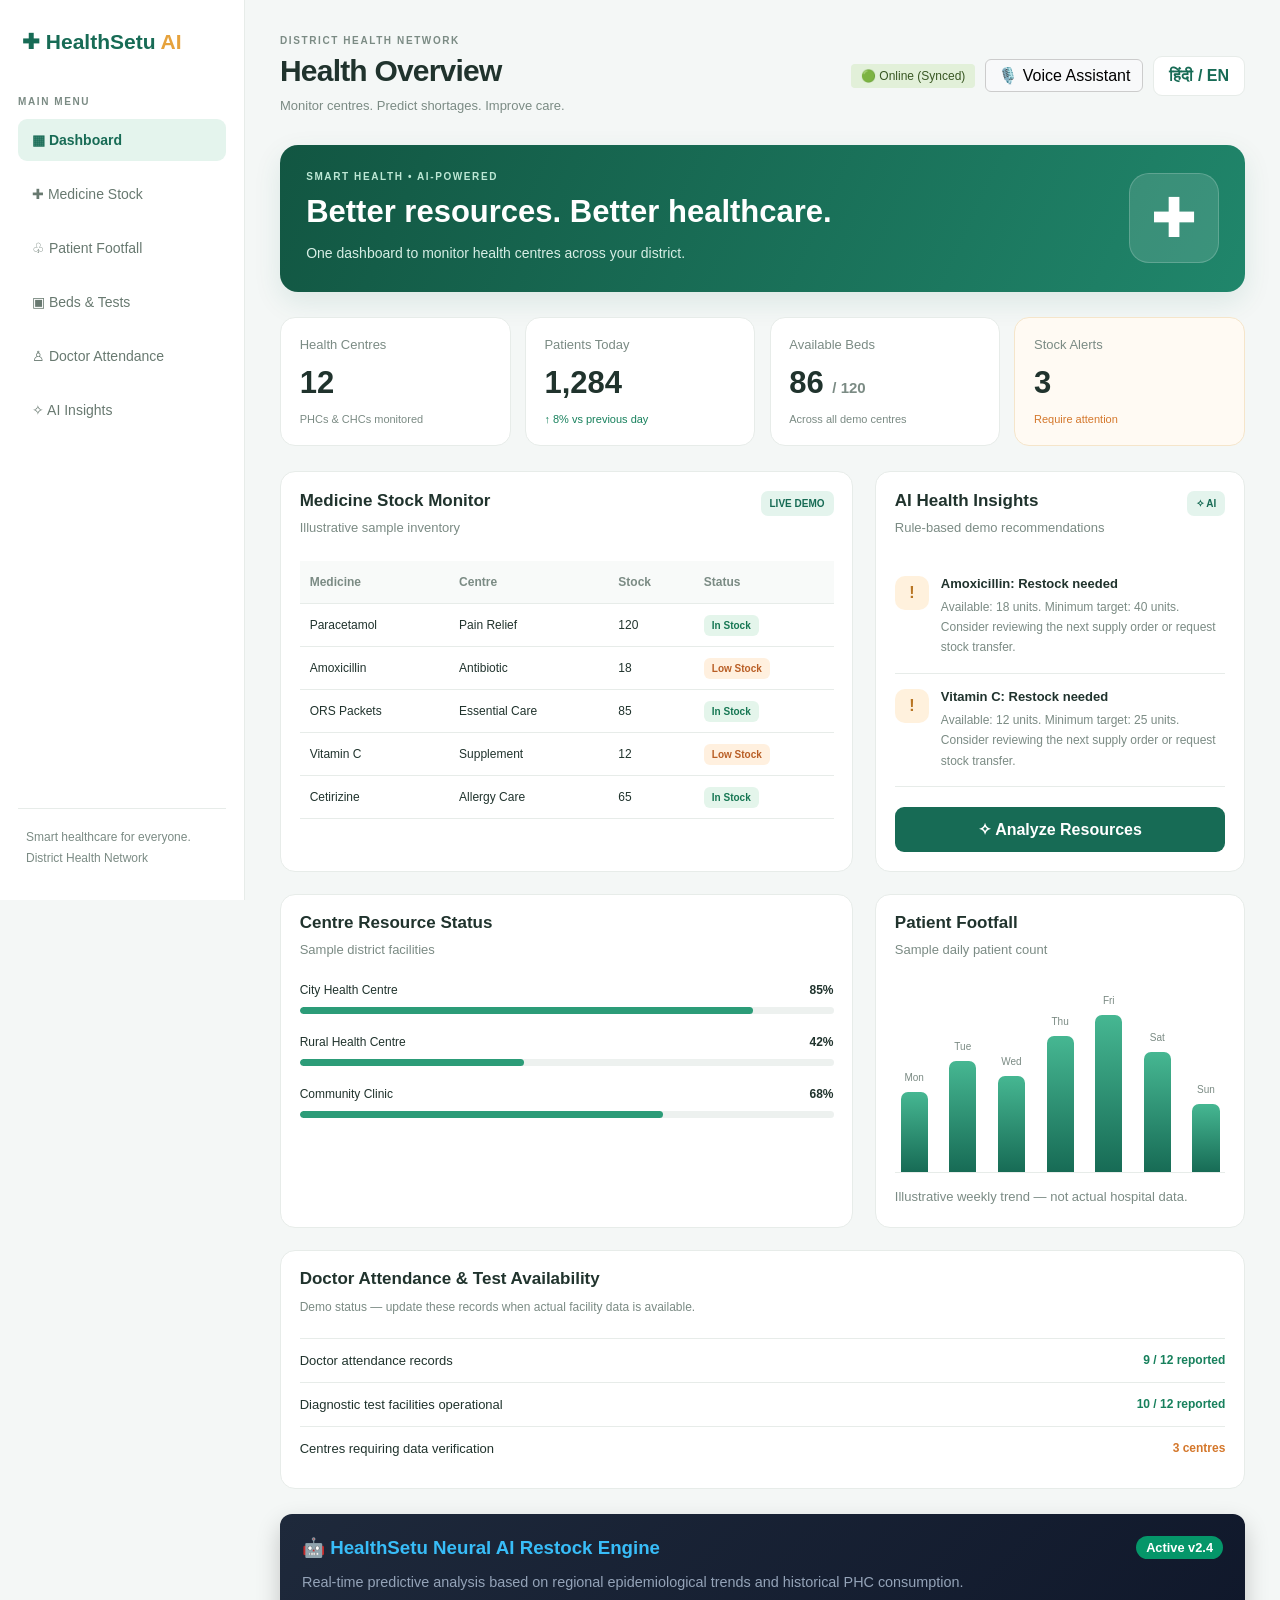
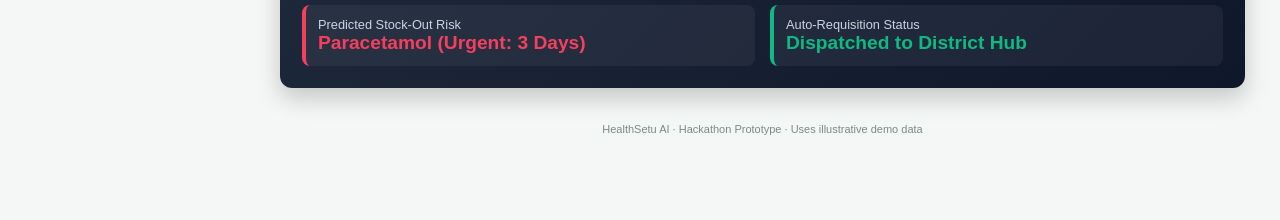
<file: index.html>
<!DOCTYPE html>
<html lang="en">
<head>
  <meta charset="UTF-8">
  <meta name="viewport" content="width=device-width, initial-scale=1.0">
<meta name="description" content="HealthSetu AI - Smart Health Centre & Supply Chain Management System for PHCs & CHCs">
<meta name="theme-color" content="#176b55">
<meta http-block="Content-Security-Policy" content="default-src 'self' 'unsafe-inline' https://cdn.jsdelivr.net;">

  <title>HealthSetu AI | Smart Health Management</title>
  <link rel="stylesheet" href="PW.css">
</head>
<body>
  <aside class="sidebar">
    <h2>✚ HealthSetu <span>AI</span></h2>
    <p class="side-label" data-i18n="mainMenu">MAIN MENU</p>
    <a class="active" href="#dashboard" data-i18n="dashboard">▦ Dashboard</a>
    <a href="#medicines" data-i18n="medicineStock">✚ Medicine Stock</a>
    <a href="#patients" data-i18n="patientFootfall">♧ Patient Footfall</a>
    <a href="#resources" data-i18n="bedsTests">▣ Beds & Tests</a>
    <a href="#doctors" data-i18n="doctorAttendance">♙ Doctor Attendance</a>
    <a href="#insights" data-i18n="aiInsights">✧ AI Insights</a>
    <div class="side-bottom" data-i18n="sideFooter">Smart healthcare for everyone.<br>District Health Network</div>
  </aside>

  <main id="dashboard">
    <header>
      <div>
        <p class="eyebrow" data-i18n="districtHeader">DISTRICT HEALTH NETWORK</p>
        <h1 data-i18n="overviewHeading">Health Overview</h1>
        <p class="muted" data-i18n="overviewSub">Monitor centres. Predict shortages. Improve care.</p>
      </div>
      <div style="display: flex; gap: 10px; align-items: center;">
        <span id="offlineStatus" style="font-size: 12px; padding: 5px 10px; background: #e2f0d9; color: #385723; border-radius: 4px;" data-i18n="offlineText">🟢 Online (Synced)</span>
        <button id="voiceBtn" style="padding: 6px 12px; border-radius: 6px; border: 1px solid #ccc; background: #f8f9fa; cursor: pointer;">🎙️ <span data-i18n="voiceBtnText">Voice Assistant</span></button>
        <button id="languageBtn">हिंदी / EN</button>
      </div>
    </header>

    <section class="welcome">
      <div>
        <p class="eyebrow light" data-i18n="bannerEyebrow">SMART HEALTH • AI-POWERED</p>
        <h2 data-i18n="bannerTitle">Better resources. Better healthcare.</h2>
        <p data-i18n="bannerSub">One dashboard to monitor health centres across your district.</p>
      </div>
      <div class="welcome-icon">✚</div>
    </section>

    <section class="stats">
      <article class="stat-card">
        <p data-i18n="statCentres">Health Centres</p><h2 id="centreCount">12</h2>
        <small data-i18n="statCentresSub">PHCs & CHCs monitored</small>
      </article>
      <article class="stat-card">
        <p data-i18n="statPatients">Patients Today</p><h2>1,284</h2>
        <small class="positive" data-i18n="statPatientsSub">↑ 8% vs previous day</small>
      </article>
      <article class="stat-card">
        <p data-i18n="statBeds">Available Beds</p><h2>86 <span>/ 120</span></h2>
        <small data-i18n="statBedsSub">Across all demo centres</small>
      </article>
      <article class="stat-card warning-card">
        <p data-i18n="statAlerts">Stock Alerts</p><h2 id="alertCount">3</h2>
        <small class="negative" data-i18n="statAlertsSub">Require attention</small>
      </article>
    </section>

    <section class="content-grid">
      <article class="panel" id="medicines">
        <div class="panel-heading">
          <div><h3 data-i18n="medMonitorTitle">Medicine Stock Monitor</h3>
          <p data-i18n="medMonitorSub">Illustrative sample inventory</p></div>
          <span class="tag" data-i18n="liveDemoTag">LIVE DEMO</span>
        </div>
        <div class="table-wrap">
          <table>
            <thead><tr><th data-i18n="thMedicine">Medicine</th><th data-i18n="thCentre">Centre</th><th data-i18n="thStock">Stock</th><th data-i18n="thStatus">Status</th></tr></thead>
            <tbody id="medicineTable"></tbody>
          </table>
        </div>
      </article>

      <article class="panel" id="insights">
        <div class="panel-heading">
          <div><h3 data-i18n="aiInsightsTitle">AI Health Insights</h3>
          <p data-i18n="aiInsightsSub">Rule-based demo recommendations</p></div>
          <span class="ai-icon">✧ AI</span>
        </div>
        <div id="aiInsights"></div>
        <button class="primary-btn" id="analyzeBtn">✧ <span data-i18n="analyzeBtnText">Analyze Resources</span></button>
      </article>
    </section>

    <section class="content-grid lower-grid">
      <article class="panel" id="resources">
        <div class="panel-heading"><div><h3 data-i18n="centreStatusTitle">Centre Resource Status</h3>
        <p data-i18n="centreStatusSub">Sample district facilities</p></div></div>
        <div id="centreList"></div>
      </article>
      <article class="panel" id="patients">
        <div class="panel-heading"><div><h3 data-i18n="footfallTitle">Patient Footfall</h3>
        <p data-i18n="footfallSub">Sample daily patient count</p></div></div>
        <div class="footfall">
          <div><span>Mon</span><i style="height:45%"></i></div>
          <div><span>Tue</span><i style="height:62%"></i></div>
          <div><span>Wed</span><i style="height:54%"></i></div>
          <div><span>Thu</span><i style="height:76%"></i></div>
          <div><span>Fri</span><i style="height:88%"></i></div>
          <div><span>Sat</span><i style="height:67%"></i></div>
          <div><span>Sun</span><i style="height:38%"></i></div>
        </div>
        <p class="muted" data-i18n="footfallFootnote">Illustrative weekly trend — not actual hospital data.</p>
      </article>
    </section>

    <section class="panel attendance" id="doctors">
      <h3 data-i18n="docTitle">Doctor Attendance & Test Availability</h3>
      <p data-i18n="docSub">Demo status — update these records when actual facility data is available.</p>
      <div class="status-row"><span data-i18n="docRow1">Doctor attendance records</span><b class="status-ok">9 / 12 reported</b></div>
      <div class="status-row"><span data-i18n="docRow2">Diagnostic test facilities operational</span><b class="status-ok">10 / 12 reported</b></div>
      <div class="status-row"><span data-i18n="docRow3">Centres requiring data verification</span><b class="status-warn">3 centres</b></div>
    </section>
<!-- AI Predictive Stock Restock Simulator -->
<div class="ai-predictive-box" style="background: linear-gradient(135deg, #1e293b, #0f172a); color: white; padding: 22px; border-radius: 12px; margin: 20px 0; box-shadow: 0 10px 25px rgba(0,0,0,0.2); font-family: sans-serif;">
  <div style="display: flex; align-items: center; justify-content: space-between; margin-bottom: 15px;">
    <h3 style="margin: 0; color: #38bdf8; display: flex; align-items: center; gap: 8px;">
      🤖 HealthSetu Neural AI Restock Engine
    </h3>
    <span style="background: #059669; color: white; padding: 4px 10px; border-radius: 20px; font-size: 0.8em; font-weight: bold;">Active v2.4</span>
  </div>
  <p style="color: #94a3b8; font-size: 0.9em; margin-bottom: 15px;">
    Real-time predictive analysis based on regional epidemiological trends and historical PHC consumption.
  </p>
  <div style="display: grid; grid-template-columns: 1fr 1fr; gap: 15px;">
    <div style="background: rgba(255,255,255,0.05); padding: 12px; border-radius: 8px; border-left: 4px solid #f43f5e;">
      <div style="font-size: 0.8em; color: #cbd5e1;">Predicted Stock-Out Risk</div>
      <div style="font-size: 1.2em; font-weight: bold; color: #f43f5e;">Paracetamol (Urgent: 3 Days)</div>
    </div>
    <div style="background: rgba(255,255,255,0.05); padding: 12px; border-radius: 8px; border-left: 4px solid #10b981;">
      <div style="font-size: 0.8em; color: #cbd5e1;">Auto-Requisition Status</div>
      <div style="font-size: 1.2em; font-weight: bold; color: #10b981;">Dispatched to District Hub</div>
    </div>
  </div>
</div>

    <footer data-i18n="footerText">HealthSetu AI · Hackathon Prototype · Uses illustrative demo data</footer>
  </main>

  <script src="PW1.js"></script>
</body>
</html>
</file>
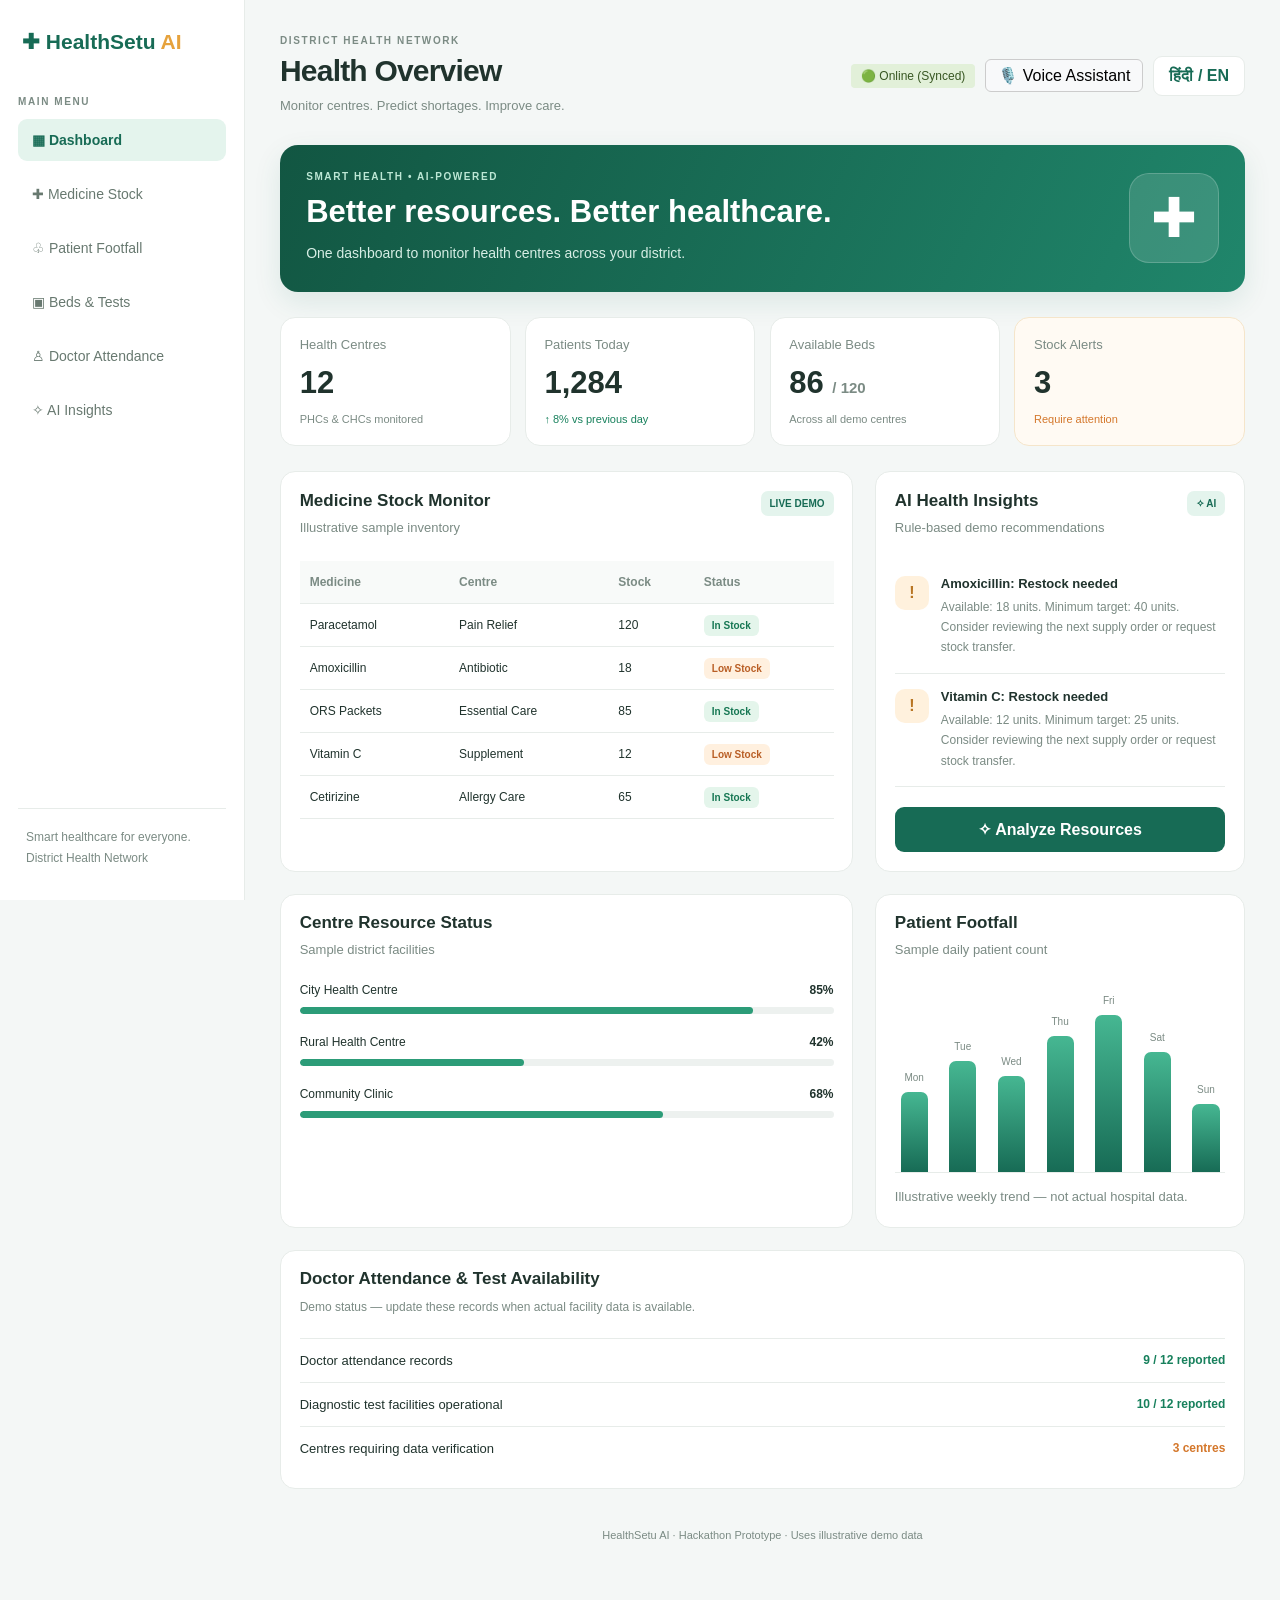
<file: PW1.html>
<!DOCTYPE html>
<html lang="en">
<head>
  <meta charset="UTF-8">
  <meta name="viewport" content="width=device-width, initial-scale=1.0">
  <title>HealthSetu AI | Smart Health Management</title>
  <link rel="stylesheet" href="PW.css">
</head>
<body>
  <aside class="sidebar">
    <h2>✚ HealthSetu <span>AI</span></h2>
    <p class="side-label" data-i18n="mainMenu">MAIN MENU</p>
    <a class="active" href="#dashboard" data-i18n="dashboard">▦ Dashboard</a>
    <a href="#medicines" data-i18n="medicineStock">✚ Medicine Stock</a>
    <a href="#patients" data-i18n="patientFootfall">♧ Patient Footfall</a>
    <a href="#resources" data-i18n="bedsTests">▣ Beds & Tests</a>
    <a href="#doctors" data-i18n="doctorAttendance">♙ Doctor Attendance</a>
    <a href="#insights" data-i18n="aiInsights">✧ AI Insights</a>
    <div class="side-bottom" data-i18n="sideFooter">Smart healthcare for everyone.<br>District Health Network</div>
  </aside>

  <main id="dashboard">
    <header>
      <div>
        <p class="eyebrow" data-i18n="districtHeader">DISTRICT HEALTH NETWORK</p>
        <h1 data-i18n="overviewHeading">Health Overview</h1>
        <p class="muted" data-i18n="overviewSub">Monitor centres. Predict shortages. Improve care.</p>
      </div>
      <div style="display: flex; gap: 10px; align-items: center;">
        <span id="offlineStatus" style="font-size: 12px; padding: 5px 10px; background: #e2f0d9; color: #385723; border-radius: 4px;" data-i18n="offlineText">🟢 Online (Synced)</span>
        <button id="voiceBtn" style="padding: 6px 12px; border-radius: 6px; border: 1px solid #ccc; background: #f8f9fa; cursor: pointer;">🎙️ <span data-i18n="voiceBtnText">Voice Assistant</span></button>
        <button id="languageBtn">हिंदी / EN</button>
      </div>
    </header>

    <section class="welcome">
      <div>
        <p class="eyebrow light" data-i18n="bannerEyebrow">SMART HEALTH • AI-POWERED</p>
        <h2 data-i18n="bannerTitle">Better resources. Better healthcare.</h2>
        <p data-i18n="bannerSub">One dashboard to monitor health centres across your district.</p>
      </div>
      <div class="welcome-icon">✚</div>
    </section>

    <section class="stats">
      <article class="stat-card">
        <p data-i18n="statCentres">Health Centres</p><h2 id="centreCount">12</h2>
        <small data-i18n="statCentresSub">PHCs & CHCs monitored</small>
      </article>
      <article class="stat-card">
        <p data-i18n="statPatients">Patients Today</p><h2>1,284</h2>
        <small class="positive" data-i18n="statPatientsSub">↑ 8% vs previous day</small>
      </article>
      <article class="stat-card">
        <p data-i18n="statBeds">Available Beds</p><h2>86 <span>/ 120</span></h2>
        <small data-i18n="statBedsSub">Across all demo centres</small>
      </article>
      <article class="stat-card warning-card">
        <p data-i18n="statAlerts">Stock Alerts</p><h2 id="alertCount">3</h2>
        <small class="negative" data-i18n="statAlertsSub">Require attention</small>
      </article>
    </section>

    <section class="content-grid">
      <article class="panel" id="medicines">
        <div class="panel-heading">
          <div><h3 data-i18n="medMonitorTitle">Medicine Stock Monitor</h3>
          <p data-i18n="medMonitorSub">Illustrative sample inventory</p></div>
          <span class="tag" data-i18n="liveDemoTag">LIVE DEMO</span>
        </div>
        <div class="table-wrap">
          <table>
            <thead><tr><th data-i18n="thMedicine">Medicine</th><th data-i18n="thCentre">Centre</th><th data-i18n="thStock">Stock</th><th data-i18n="thStatus">Status</th></tr></thead>
            <tbody id="medicineTable"></tbody>
          </table>
        </div>
      </article>

      <article class="panel" id="insights">
        <div class="panel-heading">
          <div><h3 data-i18n="aiInsightsTitle">AI Health Insights</h3>
          <p data-i18n="aiInsightsSub">Rule-based demo recommendations</p></div>
          <span class="ai-icon">✧ AI</span>
        </div>
        <div id="aiInsights"></div>
        <button class="primary-btn" id="analyzeBtn">✧ <span data-i18n="analyzeBtnText">Analyze Resources</span></button>
      </article>
    </section>

    <section class="content-grid lower-grid">
      <article class="panel" id="resources">
        <div class="panel-heading"><div><h3 data-i18n="centreStatusTitle">Centre Resource Status</h3>
        <p data-i18n="centreStatusSub">Sample district facilities</p></div></div>
        <div id="centreList"></div>
      </article>
      <article class="panel" id="patients">
        <div class="panel-heading"><div><h3 data-i18n="footfallTitle">Patient Footfall</h3>
        <p data-i18n="footfallSub">Sample daily patient count</p></div></div>
        <div class="footfall">
          <div><span>Mon</span><i style="height:45%"></i></div>
          <div><span>Tue</span><i style="height:62%"></i></div>
          <div><span>Wed</span><i style="height:54%"></i></div>
          <div><span>Thu</span><i style="height:76%"></i></div>
          <div><span>Fri</span><i style="height:88%"></i></div>
          <div><span>Sat</span><i style="height:67%"></i></div>
          <div><span>Sun</span><i style="height:38%"></i></div>
        </div>
        <p class="muted" data-i18n="footfallFootnote">Illustrative weekly trend — not actual hospital data.</p>
      </article>
    </section>

    <section class="panel attendance" id="doctors">
      <h3 data-i18n="docTitle">Doctor Attendance & Test Availability</h3>
      <p data-i18n="docSub">Demo status — update these records when actual facility data is available.</p>
      <div class="status-row"><span data-i18n="docRow1">Doctor attendance records</span><b class="status-ok">9 / 12 reported</b></div>
      <div class="status-row"><span data-i18n="docRow2">Diagnostic test facilities operational</span><b class="status-ok">10 / 12 reported</b></div>
      <div class="status-row"><span data-i18n="docRow3">Centres requiring data verification</span><b class="status-warn">3 centres</b></div>
    </section>

    <footer data-i18n="footerText">HealthSetu AI · Hackathon Prototype · Uses illustrative demo data</footer>
  </main>

  <script src="PW1.js"></script>
</body>
</html>
</file>
<file: PW.css>
* {
  margin: 0;
  padding: 0;
  box-sizing: border-box;
}

:root {
  --primary: #176b55;
  --primary-light: #e4f4ed;
  --background: #f4f7f6;
  --text: #20332d;
  --muted: #7b8b84;
  --border: #e7ece9;
  --white: #ffffff;
}

body {
  font-family: "Segoe UI", Arial, sans-serif;
  background: var(--background);
  color: var(--text);
  display: flex;
  min-height: 100vh;
}

.sidebar {
  width: 245px;
  min-height: 100vh;
  background: #fff;
  padding: 30px 18px;
  position: fixed;
  top: 0;
  left: 0;
  border-right: 1px solid var(--border);
  display: flex;
  flex-direction: column;
  gap: 12px;
}

.sidebar h2 {
  font-size: 21px;
  margin: 0 0 30px 4px;
  color: var(--primary);
}

.sidebar h2 span {
  color: #e6a23c;
}

.side-label,
.eyebrow {
  font-size: 10px;
  font-weight: 800;
  letter-spacing: 1.6px;
  color: var(--muted);
}

.sidebar a {
  text-decoration: none;
  color: #687970;
  padding: 13px 14px;
  border-radius: 9px;
  font-size: 14px;
  transition: 0.2s;
}

.sidebar a:hover,
.sidebar a.active {
  background: var(--primary-light);
  color: var(--primary);
  font-weight: 700;
}

.side-bottom {
  margin-top: auto;
  padding: 18px 8px 0;
  border-top: 1px solid var(--border);
  color: var(--muted);
  font-size: 12px;
  line-height: 1.8;
}

main {
  margin-left: 245px;
  padding: 35px;
  width: calc(100% - 245px);
  max-width: 1800px;
}

header {
  display: flex;
  justify-content: space-between;
  align-items: center;
  gap: 20px;
  margin-bottom: 28px;
}

h1 {
  font-size: 30px;
  margin: 8px 0;
  letter-spacing: -0.8px;
}

.muted,
.panel-heading p {
  color: var(--muted);
  font-size: 13px;
  line-height: 1.6;
}

button {
  cursor: pointer;
  font: inherit;
}

#languageBtn {
  padding: 10px 15px;
  border: 1px solid var(--border);
  border-radius: 9px;
  background: white;
  color: var(--primary);
  font-weight: 600;
}

.welcome {
  background: linear-gradient(115deg, #125642, #20866b);
  color: white;
  padding: 30px;
  border-radius: 18px;
  display: flex;
  justify-content: space-between;
  align-items: center;
  gap: 20px;
  margin-bottom: 25px;
  box-shadow: 0 10px 28px #176b551b;
}

.welcome h2 {
  font-size: clamp(22px, 3vw, 31px);
  margin: 12px 0;
}

.welcome p:last-child {
  color: #d7eee5;
  font-size: 14px;
  line-height: 1.7;
}

.eyebrow.light {
  color: #bde7d5;
}

.welcome-icon {
  font-size: 55px;
  background: #ffffff20;
  border: 1px solid #ffffff30;
  border-radius: 20px;
  min-width: 90px;
  height: 90px;
  display: grid;
  place-items: center;
}

.stats {
  display: grid;
  grid-template-columns: repeat(4, minmax(0, 1fr));
  gap: 18px;
  margin-bottom: 25px;
}

.stat-card,
.panel {
  background: var(--white);
  border: 1px solid var(--border);
  border-radius: 15px;
  padding: 22px;
  min-width: 0;
}

.stat-card p {
  font-size: 13px;
  color: var(--muted);
}

.stat-card h2 {
  font-size: 31px;
  margin: 13px 0 8px;
}

.stat-card h2 span {
  font-size: 15px;
  color: var(--muted);
}

.stat-card small {
  font-size: 11px;
  color: var(--muted);
}

.positive,
.status-ok {
  color: #17805c !important;
}

.negative,
.status-warn {
  color: #d4772b !important;
}

.warning-card {
  background: #fffaf3;
  border-color: #f5e5ca;
}

.content-grid {
  display: grid;
  grid-template-columns: minmax(0, 1.55fr) minmax(280px, 1fr);
  gap: 22px;
  margin-bottom: 22px;
}

.panel-heading {
  display: flex;
  align-items: flex-start;
  justify-content: space-between;
  gap: 12px;
  margin-bottom: 22px;
}

.panel-heading h3,
.attendance h3 {
  font-size: 17px;
  margin-bottom: 7px;
}

.tag,
.ai-icon {
  font-size: 10px;
  font-weight: 800;
  white-space: nowrap;
  padding: 7px 9px;
  border-radius: 7px;
  background: var(--primary-light);
  color: var(--primary);
}

.table-wrap {
  overflow-x: auto;
}

table {
  border-collapse: collapse;
  width: 100%;
  text-align: left;
  font-size: 12px;
}

th {
  color: var(--muted);
  font-weight: 600;
  background: #f8faf9;
}

th,
td {
  padding: 14px 10px;
  border-bottom: 1px solid var(--border);
  white-space: nowrap;
}

td {
  font-weight: 500;
}

.stock-status {
  padding: 5px 8px;
  border-radius: 6px;
  font-size: 10px;
  font-weight: 700;
}

.stock-low {
  color: #b95e25;
  background: #fff0df;
}

.stock-good {
  color: #167753;
  background: #e4f5eb;
}

.stock-medium {
  color: #8b701a;
  background: #fff6d9;
}

.insight-item {
  display: flex;
  gap: 12px;
  padding: 15px 0;
  border-bottom: 1px solid var(--border);
}

.insight-dot {
  min-width: 34px;
  height: 34px;
  display: grid;
  place-items: center;
  background: #fff1dd;
  color: #b87523;
  border-radius: 10px;
  font-weight: 800;
}

.insight-item h4 {
  font-size: 13px;
  margin-bottom: 6px;
}

.insight-item p {
  font-size: 12px;
  color: var(--muted);
  line-height: 1.7;
}

.primary-btn {
  background: var(--primary);
  color: white;
  border: none;
  border-radius: 9px;
  width: 100%;
  padding: 13px;
  margin-top: 20px;
  font-weight: 700;
}

.primary-btn:hover {
  background: #10513f;
}

.centre-item {
  margin-bottom: 21px;
}

.centre-top {
  display: flex;
  justify-content: space-between;
  gap: 10px;
  font-size: 12px;
  margin-bottom: 10px;
}

.progress-track {
  height: 7px;
  border-radius: 10px;
  background: #edf1ef;
  overflow: hidden;
}

.progress-fill {
  height: 100%;
  border-radius: 10px;
  background: #2c9c78;
}

.footfall {
  height: 190px;
  display: flex;
  align-items: flex-end;
  justify-content: space-around;
  gap: 10px;
  border-bottom: 1px solid var(--border);
  padding: 10px 0 0;
  margin-bottom: 14px;
}

.footfall div {
  flex: 1;
  height: 100%;
  display: flex;
  flex-direction: column;
  justify-content: flex-end;
  align-items: center;
  gap: 9px;
  min-width: 0;
}

.footfall i {
  display: block;
  width: 70%;
  max-width: 34px;
  min-height: 10px;
  border-radius: 7px 7px 0 0;
  background: linear-gradient(#46b792, #176b55);
}

.footfall span {
  color: var(--muted);
  font-size: 10px;
}

.attendance {
  margin-bottom: 25px;
}

.attendance > p {
  font-size: 12px;
  color: var(--muted);
  margin: 8px 0 20px;
  line-height: 1.7;
}

.status-row {
  display: flex;
  justify-content: space-between;
  gap: 12px;
  padding: 14px 0;
  border-top: 1px solid var(--border);
  font-size: 13px;
}

.status-row b {
  font-size: 12px;
}

footer {
  text-align: center;
  color: var(--muted);
  font-size: 11px;
  padding: 15px 0;
}

@media (max-width: 1100px) {
  .stats {
    grid-template-columns: repeat(2, minmax(0, 1fr));
  }

  .content-grid {
    grid-template-columns: 1fr;
  }

  main {
    padding: 25px;
  }
}

@media (max-width: 650px) {
  .sidebar {
    position: static;
    width: 100%;
    min-height: auto;
    padding: 15px;
  }

  .sidebar h2 {
    margin-bottom: 8px;
  }

  .side-label,
  .side-bottom {
    display: none;
  }

  .sidebar a {
    padding: 9px;
  }

  body {
    display: block;
  }

  main {
    margin-left: 0;
    width: 100%;
    padding: 18px;
  }

  header {
    align-items: flex-start;
  }

  h1 {
    font-size: 25px;
  }

  .welcome {
    padding: 22px;
  }

  .welcome-icon {
    display: none;
  }

  .stats {
    gap: 10px;
  }

  .stat-card,
  .panel {
    padding: 15px;
  }

  .stat-card h2 {
    font-size: 25px;
  }

  .status-row {
    font-size: 11px;
  }
}
/* --- Smooth Section Popup & Hover Effect --- */
section, .panel, .ai-predictive-box {
    transition: all 0.4s cubic-bezier(0.16, 1, 0.3, 1);
}

section:hover, .panel:hover {
    transform: translateY(-4px) scale(1.008);
    box-shadow: 0 12px 30px rgba(0, 0, 0, 0.12);
    border-color: #38bdf8 !important;
}

/* Active Pop-up Class triggered via JS */
.section-popup-active {
    animation: popupBounce 0.5s ease forwards;
}

@keyframes popupBounce {
    0% { transform: scale(1); }
    50% { transform: scale(1.02); box-shadow: 0 15px 35px rgba(56, 189, 248, 0.25); }
    100% { transform: scale(1); }
}
/* --- Smooth Section Popup & Hover Highlight Effect --- */
section, .panel, article, .ai-predictive-box {
    transition: all 0.35s cubic-bezier(0.16, 1, 0.3, 1) !important;
    cursor: pointer;
}

section:hover, .panel:hover, article:hover, .ai-predictive-box:hover {
    transform: translateY(-6px) scale(1.01);
    box-shadow: 0 14px 30px rgba(56, 189, 248, 0.2) !important;
    border-color: #38bdf8 !important;
}

section:active, .panel:active, article:active {
    transform: scale(0.99);
}
</file>
